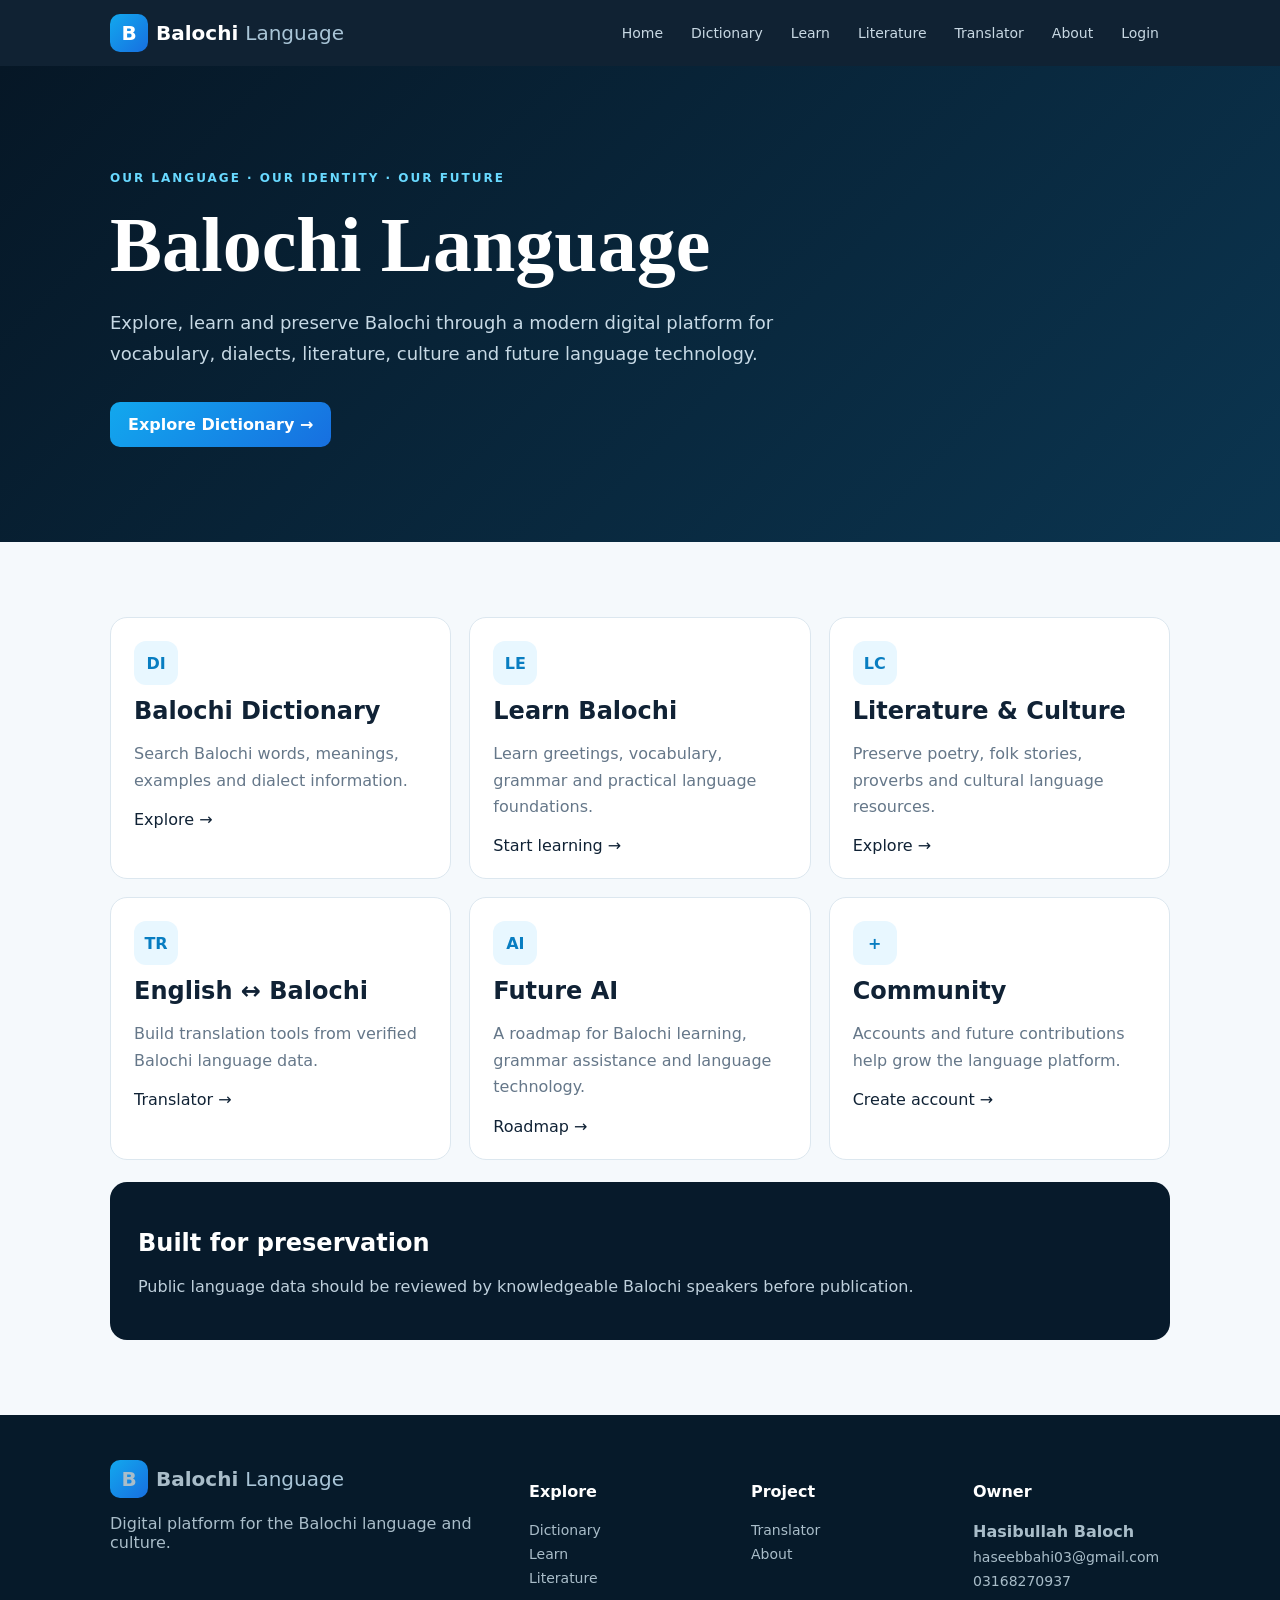
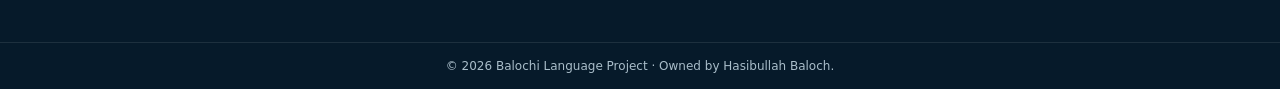
<file: index.html>
<!doctype html><html lang="en"><head><meta charset="utf-8"><meta name="viewport" content="width=device-width,initial-scale=1"><meta name="description" content="Balochi Language — a digital platform for learning, dictionary, literature, culture and language technology."><meta name="robots" content="index,follow"><link rel="canonical" href="https://bsit20.github.io/hasibullah/"><meta property="og:title" content="Balochi Language — Language, Identity, Future"><meta property="og:description" content="Balochi Language — a digital platform for learning, dictionary, literature, culture and language technology."><meta property="og:type" content="website"><title>Balochi Language — Language, Identity, Future</title><link rel="stylesheet" href="assets/style.css"></head><body><header><div class="navwrap"><a class="logo" href="index.html"><b>B</b>Balochi <span>Language</span></a><nav><a href="index.html">Home</a><a href="dictionary.html">Dictionary</a><a href="learn.html">Learn</a><a href="literature.html">Literature</a><a href="translator.html">Translator</a><a href="about.html">About</a><a href="auth.html">Login</a></nav></div></header><main><section class="hero"><div class="hero-inner"><div class="eyebrow">Our language · Our identity · Our future</div><h1>Balochi Language</h1><p>Explore, learn and preserve Balochi through a modern digital platform for vocabulary, dialects, literature, culture and future language technology.</p><a class="btn" href="dictionary.html">Explore Dictionary →</a></div></section><section class="section"><div class="grid"><article class="card"><div class="icon">DI</div><h2>Balochi Dictionary</h2><p>Search Balochi words, meanings, examples and dialect information.</p><a href="dictionary.html">Explore →</a></article><article class="card"><div class="icon">LE</div><h2>Learn Balochi</h2><p>Learn greetings, vocabulary, grammar and practical language foundations.</p><a href="learn.html">Start learning →</a></article><article class="card"><div class="icon">LC</div><h2>Literature & Culture</h2><p>Preserve poetry, folk stories, proverbs and cultural language resources.</p><a href="literature.html">Explore →</a></article><article class="card"><div class="icon">TR</div><h2>English ↔ Balochi</h2><p>Build translation tools from verified Balochi language data.</p><a href="translator.html">Translator →</a></article><article class="card"><div class="icon">AI</div><h2>Future AI</h2><p>A roadmap for Balochi learning, grammar assistance and language technology.</p><a href="about.html">Roadmap →</a></article><article class="card"><div class="icon">+</div><h2>Community</h2><p>Accounts and future contributions help grow the language platform.</p><a href="auth.html">Create account →</a></article></div><div class="vision" style="margin-top:22px"><h2>Built for preservation</h2><p>Public language data should be reviewed by knowledgeable Balochi speakers before publication.</p></div></section></main><footer><div class="foot"><div><div class="logo"><b>B</b>Balochi <span>Language</span></div><p>Digital platform for the Balochi language and culture.</p></div><div><h4>Explore</h4><a href="dictionary.html">Dictionary</a><a href="learn.html">Learn</a><a href="literature.html">Literature</a></div><div><h4>Project</h4><a href="translator.html">Translator</a><a href="about.html">About</a></div><div><h4>Owner</h4><strong>Hasibullah Baloch</strong><a href="mailto:haseebbahi03@gmail.com">haseebbahi03@gmail.com</a><a href="tel:03168270937">03168270937</a></div></div><div class="copy">© 2026 Balochi Language Project · Owned by Hasibullah Baloch.</div></footer><script src="assets/script.js"></script></body></html>
</file>
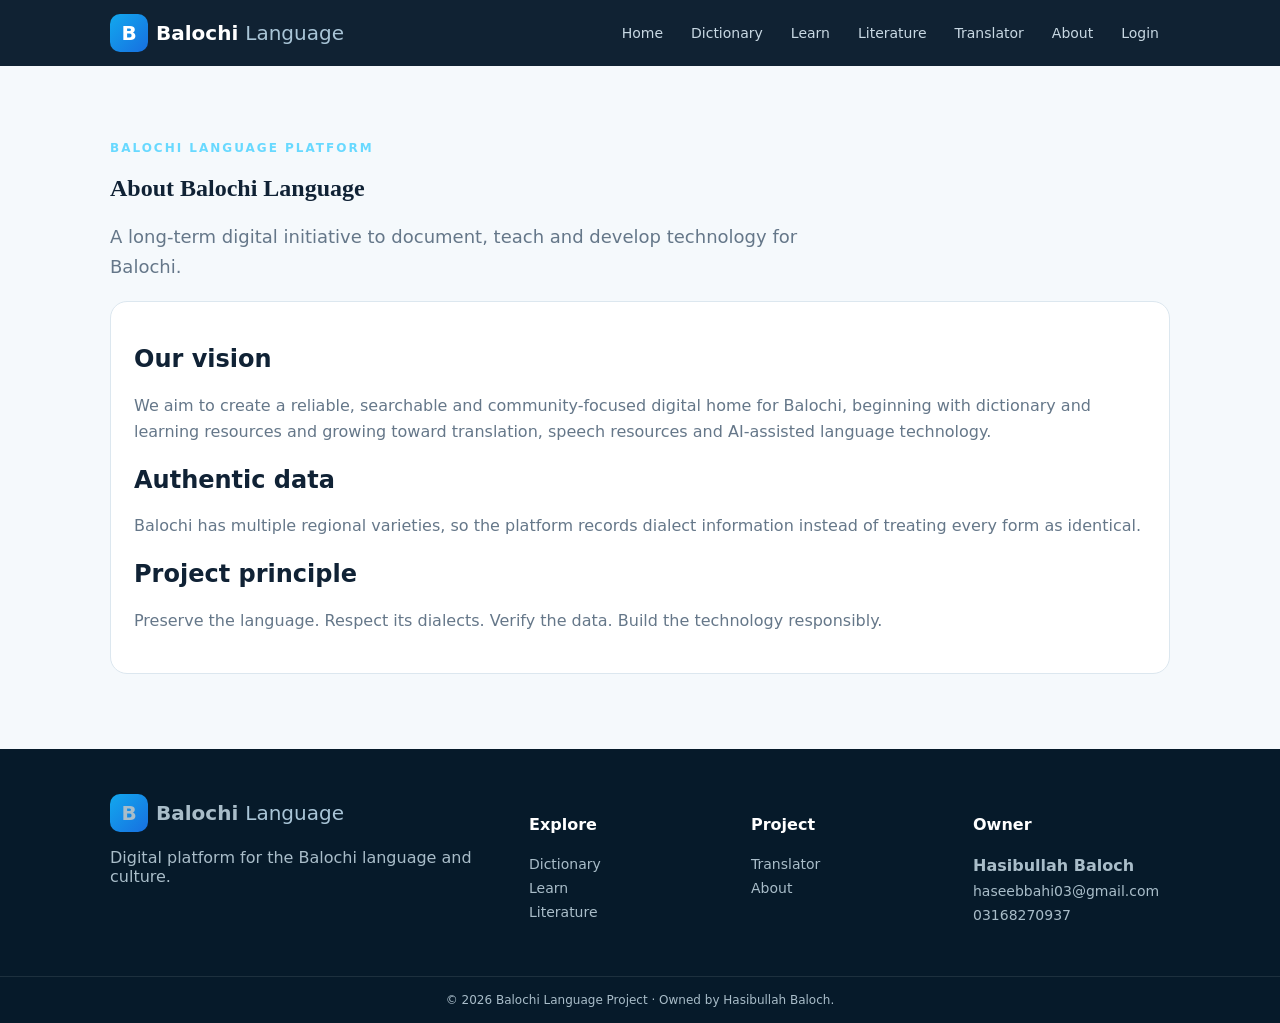
<file: about.html>
<!doctype html><html lang="en"><head><meta charset="utf-8"><meta name="viewport" content="width=device-width,initial-scale=1"><meta name="description" content="About the Balochi Language digital initiative and its roadmap."><meta name="robots" content="index,follow"><link rel="canonical" href="https://bsit20.github.io/hasibullah/about.html"><meta property="og:title" content="About | Balochi Language"><meta property="og:description" content="About the Balochi Language digital initiative and its roadmap."><meta property="og:type" content="website"><title>About | Balochi Language</title><link rel="stylesheet" href="assets/style.css"></head><body><header><div class="navwrap"><a class="logo" href="index.html"><b>B</b>Balochi <span>Language</span></a><nav><a href="index.html">Home</a><a href="dictionary.html">Dictionary</a><a href="learn.html">Learn</a><a href="literature.html">Literature</a><a href="translator.html">Translator</a><a href="about.html">About</a><a href="auth.html">Login</a></nav></div></header><main><section class="section"><div class="eyebrow">BALOCHI LANGUAGE PLATFORM</div><h1>About Balochi Language</h1><p class="lead">A long-term digital initiative to document, teach and develop technology for Balochi.</p><div class="panel"><h2>Our vision</h2><p>We aim to create a reliable, searchable and community-focused digital home for Balochi, beginning with dictionary and learning resources and growing toward translation, speech resources and AI-assisted language technology.</p><h2>Authentic data</h2><p>Balochi has multiple regional varieties, so the platform records dialect information instead of treating every form as identical.</p><h2>Project principle</h2><p>Preserve the language. Respect its dialects. Verify the data. Build the technology responsibly.</p></div></section></main><footer><div class="foot"><div><div class="logo"><b>B</b>Balochi <span>Language</span></div><p>Digital platform for the Balochi language and culture.</p></div><div><h4>Explore</h4><a href="dictionary.html">Dictionary</a><a href="learn.html">Learn</a><a href="literature.html">Literature</a></div><div><h4>Project</h4><a href="translator.html">Translator</a><a href="about.html">About</a></div><div><h4>Owner</h4><strong>Hasibullah Baloch</strong><a href="mailto:haseebbahi03@gmail.com">haseebbahi03@gmail.com</a><a href="tel:03168270937">03168270937</a></div></div><div class="copy">© 2026 Balochi Language Project · Owned by Hasibullah Baloch.</div></footer><script src="assets/script.js"></script></body></html>
</file>
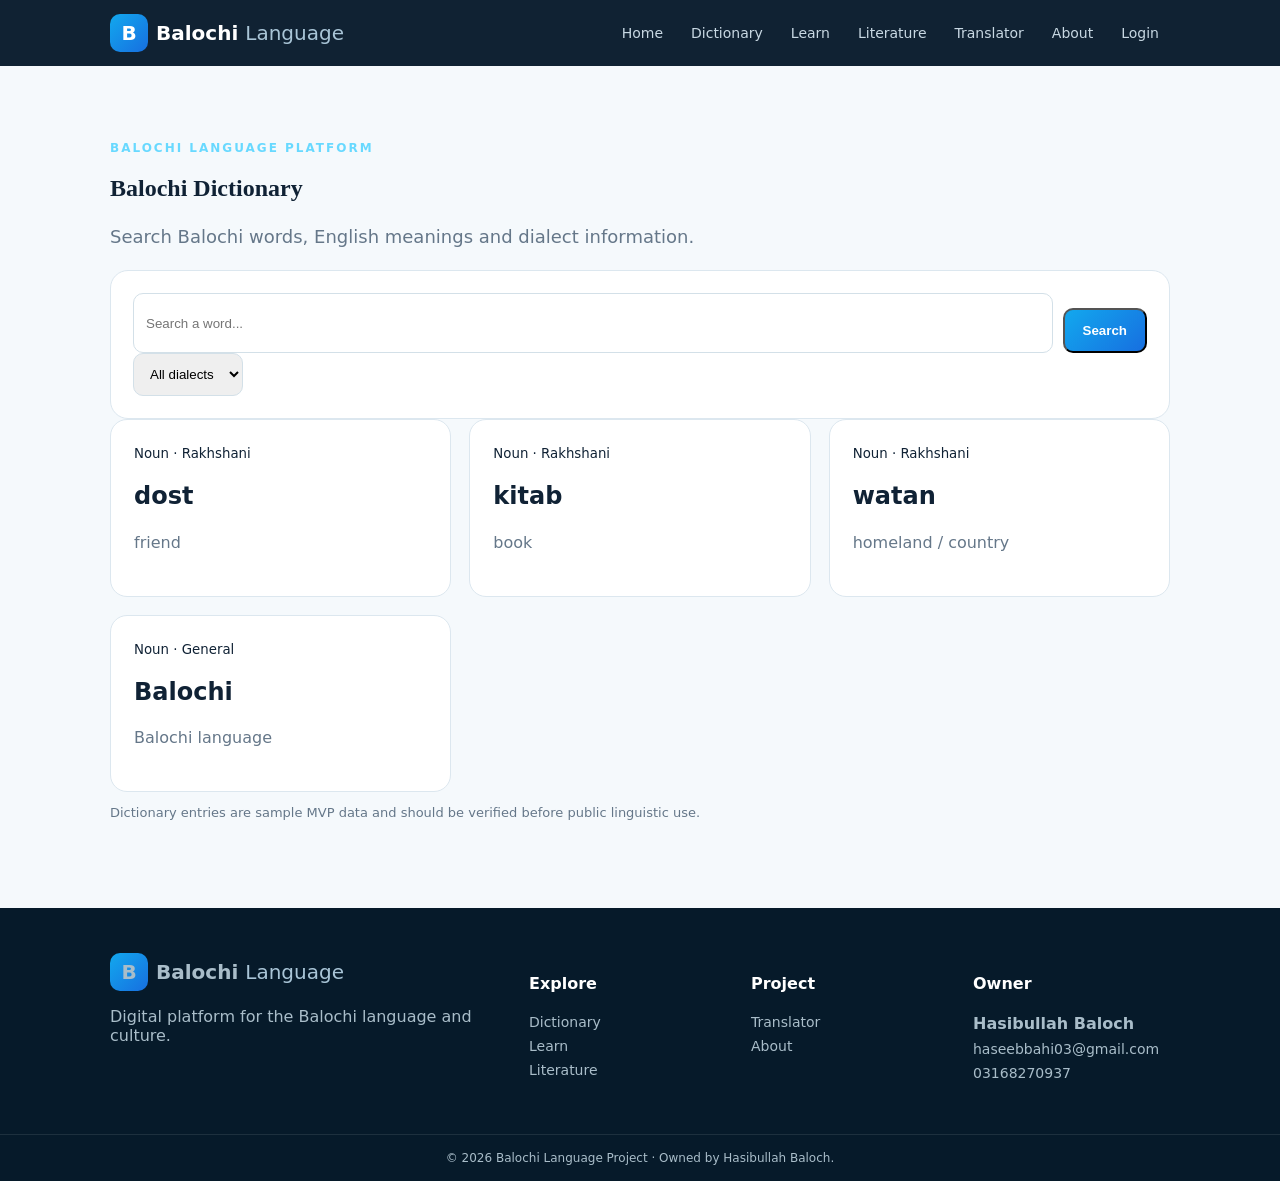
<file: dictionary.html>
<!doctype html><html lang="en"><head><meta charset="utf-8"><meta name="viewport" content="width=device-width,initial-scale=1"><meta name="description" content="Search Balochi words, English meanings, examples and dialect information."><meta name="robots" content="index,follow"><link rel="canonical" href="https://bsit20.github.io/hasibullah/dictionary.html"><meta property="og:title" content="Dictionary | Balochi Language"><meta property="og:description" content="Search Balochi words, English meanings, examples and dialect information."><meta property="og:type" content="website"><title>Dictionary | Balochi Language</title><link rel="stylesheet" href="assets/style.css"></head><body><header><div class="navwrap"><a class="logo" href="index.html"><b>B</b>Balochi <span>Language</span></a><nav><a href="index.html">Home</a><a href="dictionary.html">Dictionary</a><a href="learn.html">Learn</a><a href="literature.html">Literature</a><a href="translator.html">Translator</a><a href="about.html">About</a><a href="auth.html">Login</a></nav></div></header><main><section class="section"><div class="eyebrow">BALOCHI LANGUAGE PLATFORM</div><h1>Balochi Dictionary</h1><p class="lead">Search Balochi words, English meanings and dialect information.</p><div class="search"><div class="row"><input id="q" placeholder="Search a word..."><button class="btn" onclick="searchDict()">Search</button></div><select id="dialect"><option>All dialects</option><option>Rakhshani</option><option>Sarawani</option><option>Makrani</option></select></div><div id="results" class="tiles"></div><p class="note">Dictionary entries are sample MVP data and should be verified before public linguistic use.</p></section></main><footer><div class="foot"><div><div class="logo"><b>B</b>Balochi <span>Language</span></div><p>Digital platform for the Balochi language and culture.</p></div><div><h4>Explore</h4><a href="dictionary.html">Dictionary</a><a href="learn.html">Learn</a><a href="literature.html">Literature</a></div><div><h4>Project</h4><a href="translator.html">Translator</a><a href="about.html">About</a></div><div><h4>Owner</h4><strong>Hasibullah Baloch</strong><a href="mailto:haseebbahi03@gmail.com">haseebbahi03@gmail.com</a><a href="tel:03168270937">03168270937</a></div></div><div class="copy">© 2026 Balochi Language Project · Owned by Hasibullah Baloch.</div></footer><script src="assets/script.js"></script></body></html>
</file>
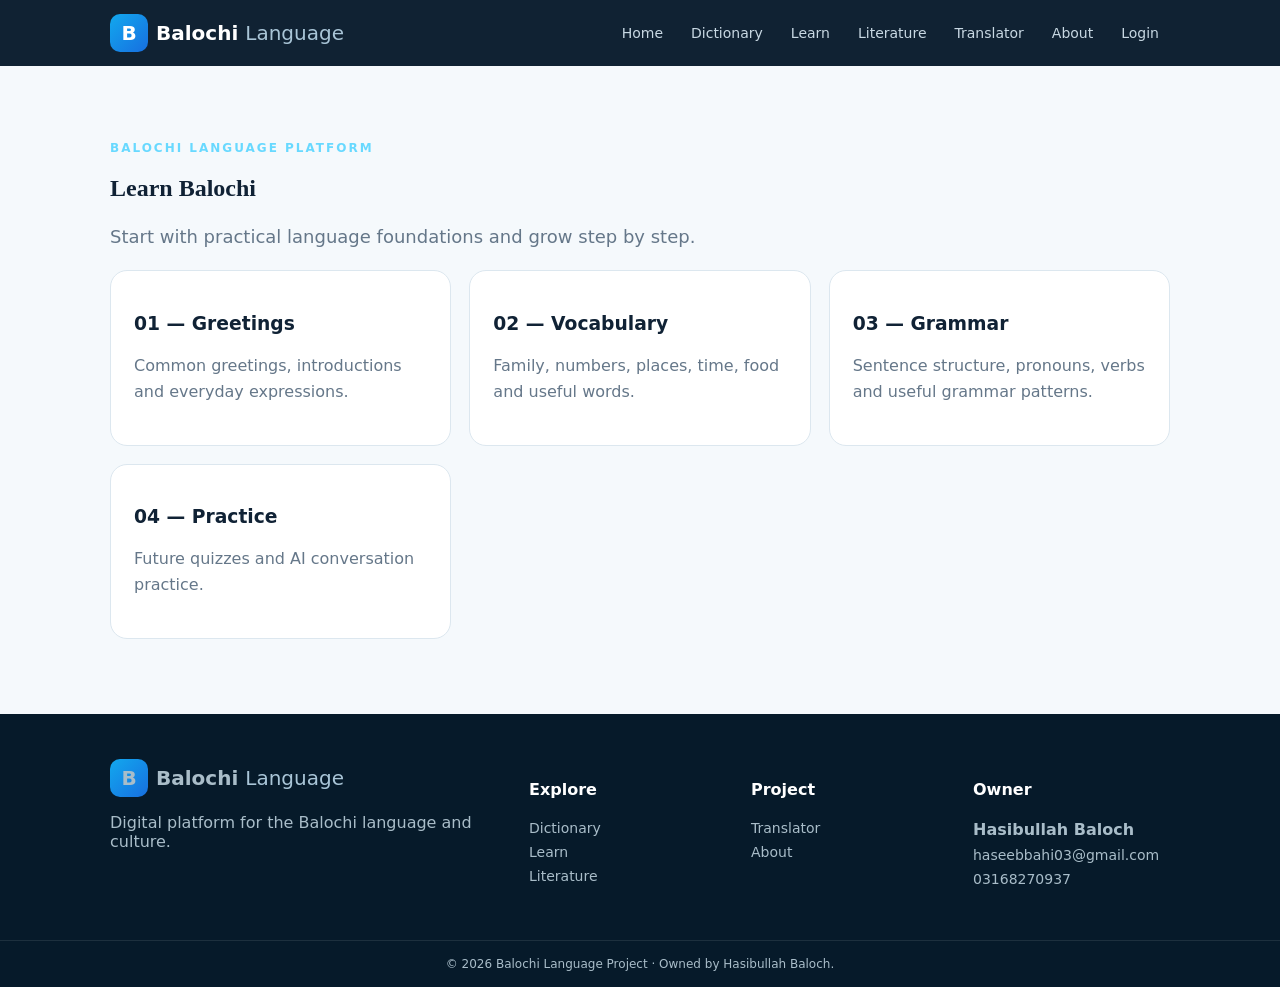
<file: learn.html>
<!doctype html><html lang="en"><head><meta charset="utf-8"><meta name="viewport" content="width=device-width,initial-scale=1"><meta name="description" content="Learn Balochi step by step with greetings, vocabulary, grammar and practice."><meta name="robots" content="index,follow"><link rel="canonical" href="https://bsit20.github.io/hasibullah/learn.html"><meta property="og:title" content="Learn | Balochi Language"><meta property="og:description" content="Learn Balochi step by step with greetings, vocabulary, grammar and practice."><meta property="og:type" content="website"><title>Learn | Balochi Language</title><link rel="stylesheet" href="assets/style.css"></head><body><header><div class="navwrap"><a class="logo" href="index.html"><b>B</b>Balochi <span>Language</span></a><nav><a href="index.html">Home</a><a href="dictionary.html">Dictionary</a><a href="learn.html">Learn</a><a href="literature.html">Literature</a><a href="translator.html">Translator</a><a href="about.html">About</a><a href="auth.html">Login</a></nav></div></header><main><section class="section"><div class="eyebrow">BALOCHI LANGUAGE PLATFORM</div><h1>Learn Balochi</h1><p class="lead">Start with practical language foundations and grow step by step.</p><div class="tiles"><article><h3>01 — Greetings</h3><p>Common greetings, introductions and everyday expressions.</p></article><article><h3>02 — Vocabulary</h3><p>Family, numbers, places, time, food and useful words.</p></article><article><h3>03 — Grammar</h3><p>Sentence structure, pronouns, verbs and useful grammar patterns.</p></article><article><h3>04 — Practice</h3><p>Future quizzes and AI conversation practice.</p></article></div></section></main><footer><div class="foot"><div><div class="logo"><b>B</b>Balochi <span>Language</span></div><p>Digital platform for the Balochi language and culture.</p></div><div><h4>Explore</h4><a href="dictionary.html">Dictionary</a><a href="learn.html">Learn</a><a href="literature.html">Literature</a></div><div><h4>Project</h4><a href="translator.html">Translator</a><a href="about.html">About</a></div><div><h4>Owner</h4><strong>Hasibullah Baloch</strong><a href="mailto:haseebbahi03@gmail.com">haseebbahi03@gmail.com</a><a href="tel:03168270937">03168270937</a></div></div><div class="copy">© 2026 Balochi Language Project · Owned by Hasibullah Baloch.</div></footer><script src="assets/script.js"></script></body></html>
</file>
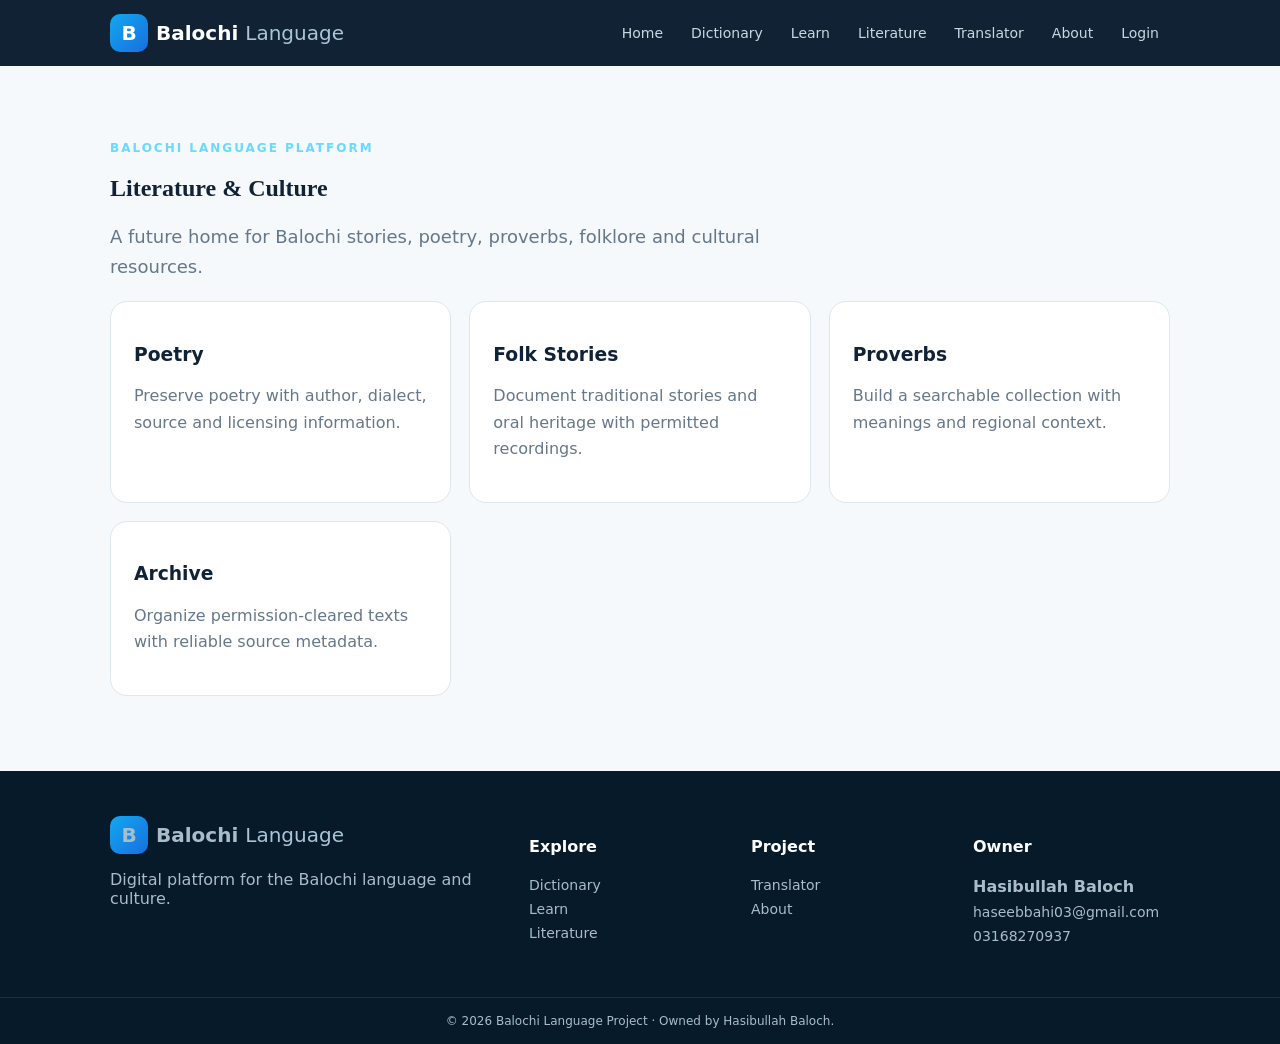
<file: literature.html>
<!doctype html><html lang="en"><head><meta charset="utf-8"><meta name="viewport" content="width=device-width,initial-scale=1"><meta name="description" content="Balochi literature and culture: poetry, folk stories, proverbs and language resources."><meta name="robots" content="index,follow"><link rel="canonical" href="https://bsit20.github.io/hasibullah/literature.html"><meta property="og:title" content="Literature | Balochi Language"><meta property="og:description" content="Balochi literature and culture: poetry, folk stories, proverbs and language resources."><meta property="og:type" content="website"><title>Literature | Balochi Language</title><link rel="stylesheet" href="assets/style.css"></head><body><header><div class="navwrap"><a class="logo" href="index.html"><b>B</b>Balochi <span>Language</span></a><nav><a href="index.html">Home</a><a href="dictionary.html">Dictionary</a><a href="learn.html">Learn</a><a href="literature.html">Literature</a><a href="translator.html">Translator</a><a href="about.html">About</a><a href="auth.html">Login</a></nav></div></header><main><section class="section"><div class="eyebrow">BALOCHI LANGUAGE PLATFORM</div><h1>Literature & Culture</h1><p class="lead">A future home for Balochi stories, poetry, proverbs, folklore and cultural resources.</p><div class="tiles"><article><h3>Poetry</h3><p>Preserve poetry with author, dialect, source and licensing information.</p></article><article><h3>Folk Stories</h3><p>Document traditional stories and oral heritage with permitted recordings.</p></article><article><h3>Proverbs</h3><p>Build a searchable collection with meanings and regional context.</p></article><article><h3>Archive</h3><p>Organize permission-cleared texts with reliable source metadata.</p></article></div></section></main><footer><div class="foot"><div><div class="logo"><b>B</b>Balochi <span>Language</span></div><p>Digital platform for the Balochi language and culture.</p></div><div><h4>Explore</h4><a href="dictionary.html">Dictionary</a><a href="learn.html">Learn</a><a href="literature.html">Literature</a></div><div><h4>Project</h4><a href="translator.html">Translator</a><a href="about.html">About</a></div><div><h4>Owner</h4><strong>Hasibullah Baloch</strong><a href="mailto:haseebbahi03@gmail.com">haseebbahi03@gmail.com</a><a href="tel:03168270937">03168270937</a></div></div><div class="copy">© 2026 Balochi Language Project · Owned by Hasibullah Baloch.</div></footer><script src="assets/script.js"></script></body></html>
</file>
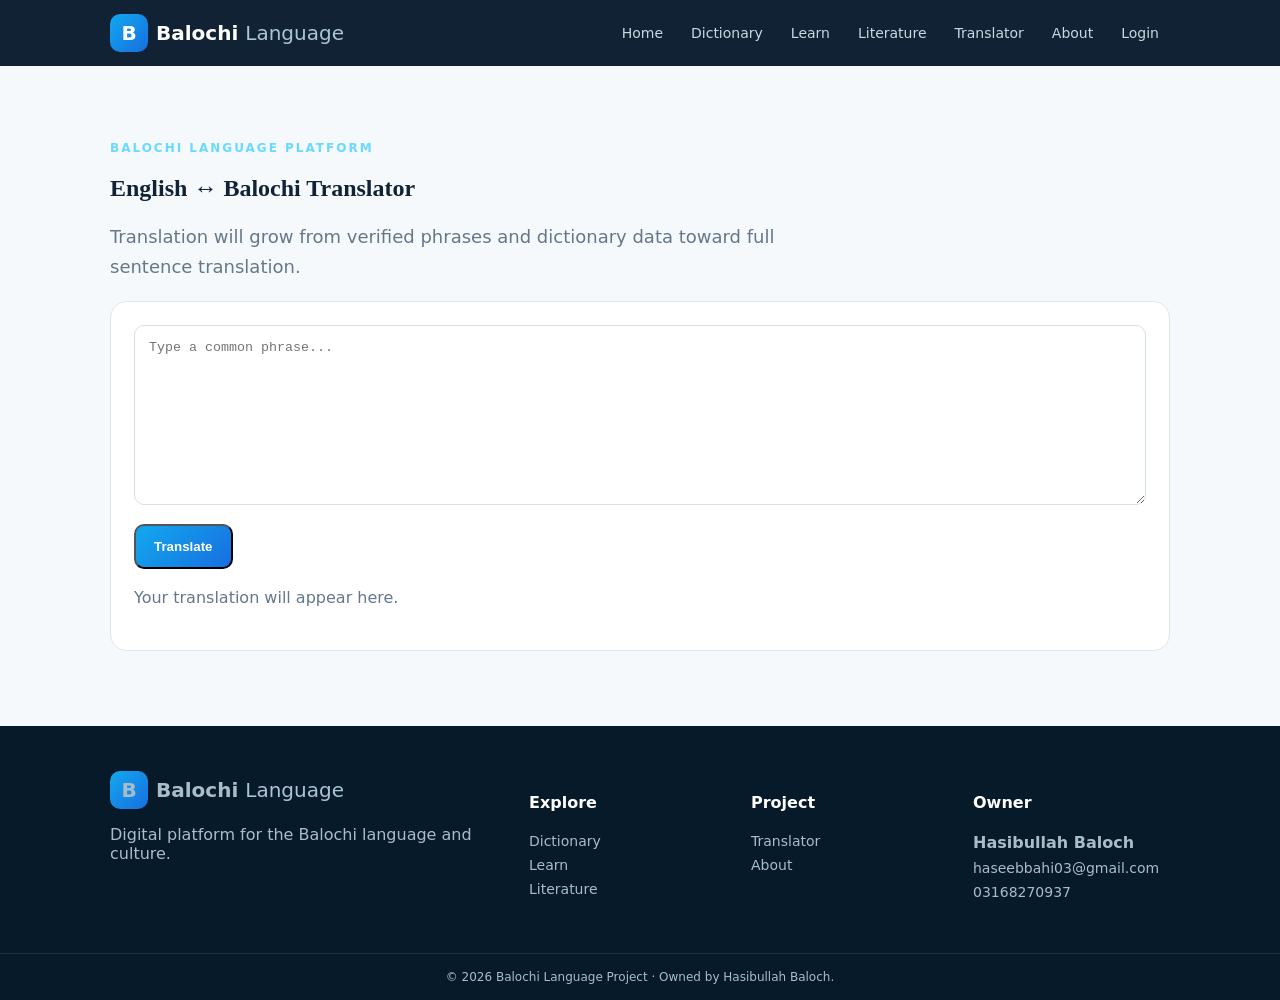
<file: translator.html>
<!doctype html><html lang="en"><head><meta charset="utf-8"><meta name="viewport" content="width=device-width,initial-scale=1"><meta name="description" content="English to Balochi and Balochi to English translation interface."><meta name="robots" content="index,follow"><link rel="canonical" href="https://bsit20.github.io/hasibullah/translator.html"><meta property="og:title" content="Translator | Balochi Language"><meta property="og:description" content="English to Balochi and Balochi to English translation interface."><meta property="og:type" content="website"><title>Translator | Balochi Language</title><link rel="stylesheet" href="assets/style.css"></head><body><header><div class="navwrap"><a class="logo" href="index.html"><b>B</b>Balochi <span>Language</span></a><nav><a href="index.html">Home</a><a href="dictionary.html">Dictionary</a><a href="learn.html">Learn</a><a href="literature.html">Literature</a><a href="translator.html">Translator</a><a href="about.html">About</a><a href="auth.html">Login</a></nav></div></header><main><section class="section"><div class="eyebrow">BALOCHI LANGUAGE PLATFORM</div><h1>English ↔ Balochi Translator</h1><p class="lead">Translation will grow from verified phrases and dictionary data toward full sentence translation.</p><div class="panel"><textarea id="src" style="width:100%;min-height:180px;padding:14px;border:1px solid #d3e0e8;border-radius:10px" placeholder="Type a common phrase..."></textarea><button class="btn" onclick="translateDemo()">Translate</button><p id="out">Your translation will appear here.</p></div></section></main><footer><div class="foot"><div><div class="logo"><b>B</b>Balochi <span>Language</span></div><p>Digital platform for the Balochi language and culture.</p></div><div><h4>Explore</h4><a href="dictionary.html">Dictionary</a><a href="learn.html">Learn</a><a href="literature.html">Literature</a></div><div><h4>Project</h4><a href="translator.html">Translator</a><a href="about.html">About</a></div><div><h4>Owner</h4><strong>Hasibullah Baloch</strong><a href="mailto:haseebbahi03@gmail.com">haseebbahi03@gmail.com</a><a href="tel:03168270937">03168270937</a></div></div><div class="copy">© 2026 Balochi Language Project · Owned by Hasibullah Baloch.</div></footer><script src="assets/script.js"></script></body></html>
</file>
<file: assets/style.css>
:root{--navy:#071a2b;--blue:#12a8ee;--ink:#102235;--muted:#657789;--bg:#f5f9fc;--white:#fff;--line:#dce7ef}*{box-sizing:border-box}body{margin:0;font-family:system-ui,-apple-system,Segoe UI,Arial,sans-serif;color:var(--ink);background:var(--bg)}a{text-decoration:none;color:inherit}header{position:sticky;top:0;background:#071a2bf5;color:#fff;z-index:10}.navwrap{max-width:1100px;margin:auto;padding:14px 20px;display:flex;align-items:center;gap:25px}.logo{font-weight:900;font-size:20px}.logo b{display:inline-grid;place-items:center;width:38px;height:38px;border-radius:10px;background:linear-gradient(135deg,#12a8ee,#176fe0);margin-right:8px}.logo span{color:#a9c5d7;font-weight:500}nav{margin-left:auto;display:flex;gap:6px;flex-wrap:wrap}nav a{padding:9px 11px;color:#c8d8e3;font-size:14px}nav a:hover{color:#fff}.hero{background:linear-gradient(135deg,#061726,#0b3550);color:#fff}.hero-inner,.section{max-width:1100px;margin:auto;padding:75px 20px}.hero-inner{padding-top:105px;padding-bottom:95px}.eyebrow{color:#68d9ff;text-transform:uppercase;letter-spacing:2px;font-weight:800;font-size:12px}.hero h1,h1{font-family:Georgia,serif}.hero h1{font-size:clamp(48px,7vw,78px);margin:15px 0}.hero p,.lead{max-width:720px;color:#c7d9e5;line-height:1.7;font-size:18px}.lead{color:var(--muted)}.btn{display:inline-block;background:linear-gradient(135deg,var(--blue),#176fe0);color:#fff;padding:13px 18px;border-radius:10px;font-weight:800;margin-top:15px}.grid,.tiles{display:grid;grid-template-columns:repeat(3,1fr);gap:18px}.card,.tiles article,.panel{background:#fff;border:1px solid var(--line);border-radius:17px;padding:23px}.card p,.tiles p,.panel p{color:var(--muted);line-height:1.65}.card h2{margin:12px 0 7px}.icon{width:44px;height:44px;border-radius:12px;display:grid;place-items:center;background:#e8f7ff;color:#087dc1;font-weight:900}.vision{padding:28px;border-radius:17px;background:var(--navy);color:#fff}.vision p{color:#bfd0dc}.search{background:#fff;border:1px solid var(--line);border-radius:18px;padding:22px}.row{display:flex;gap:10px}.row input,.search select{flex:1;border:1px solid #d3e0e8;border-radius:10px;padding:12px}.results{margin-top:20px}.note{color:var(--muted);font-size:13px}.foot{max-width:1100px;margin:auto;padding:45px 20px;display:grid;grid-template-columns:2fr 1fr 1fr 1fr;gap:25px}footer{background:#061a2a;color:#a9bdc9}footer h4{color:#fff}footer a{display:block;margin:8px 0;font-size:14px}.copy{text-align:center;border-top:1px solid #ffffff18;padding:16px;font-size:12px}@media(max-width:750px){nav{display:none}.grid,.tiles,.foot{grid-template-columns:1fr}.hero-inner{padding-top:70px}.row{flex-direction:column}}
</file>
